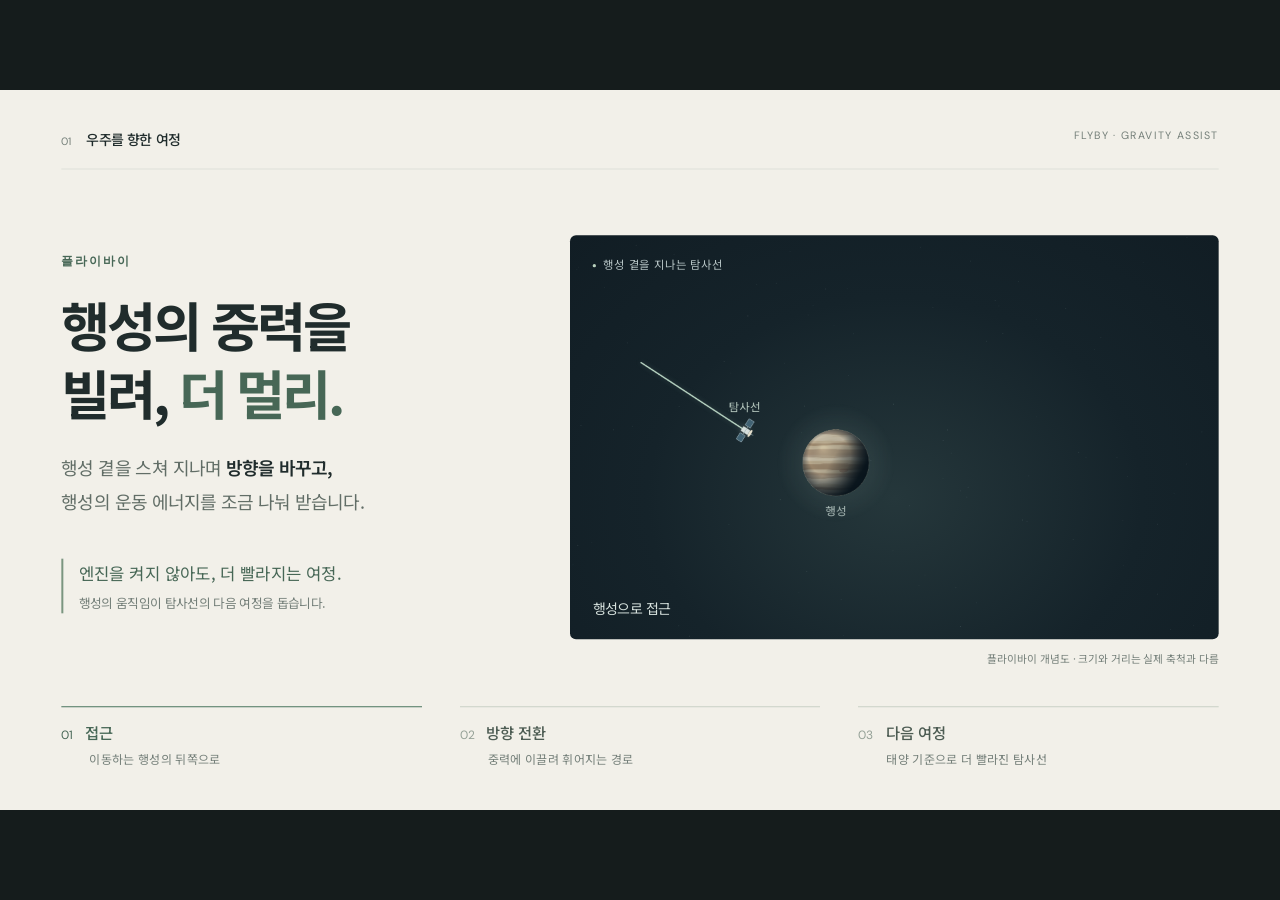
<file: simulations/v2/index.html>
<!doctype html>
<html lang="ko">
<head>
  <meta charset="utf-8">
  <meta name="viewport" content="width=device-width, initial-scale=1">
  <title>플라이바이 — 중력을 빌린 우주 항해</title>
  <link rel="preconnect" href="https://fonts.googleapis.com">
  <link href="https://fonts.googleapis.com/css2?family=DM+Sans:wght@400;500;600&family=Noto+Sans+KR:wght@400;500;600;700;800&display=swap" rel="stylesheet">
  <style>
    /* === 고정 16:9 화면 기본 스타일 === */
    :root { --stage-bg:#151c1c; --slide-bg:#f2f0e9; --ink:#202c2c; --muted:#747f79; --green:#476756; --line:#d3d8ce; --body:'Noto Sans KR',sans-serif; }
    html,body { width:100%; height:100%; margin:0; overflow:hidden; background:var(--stage-bg,#000); }
    .deck-viewport { position:fixed; inset:0; overflow:hidden; background:var(--stage-bg,#000); }
    .deck-stage { position:absolute; left:0; top:0; width:1920px; height:1080px; overflow:hidden; transform-origin:0 0; background:var(--slide-bg,#fff); }
    .slide { position:absolute; inset:0; width:1920px; height:1080px; overflow:hidden; display:block; visibility:hidden; opacity:0; pointer-events:none; background:var(--slide-bg,#fff); }
    .slide.active,.slide.visible { visibility:visible; opacity:1; pointer-events:auto; z-index:1; }
    img,video,canvas,svg { max-width:100%; max-height:100%; }
    .deck-controls { position:fixed; left:50%; bottom:22px; transform:translateX(-50%); z-index:1000; }
    @media print {
      html,body { width:1920px; height:auto; overflow:visible; background:#fff; }
      .deck-viewport { position:static; overflow:visible; background:#fff; }
      .deck-stage { position:static; width:auto; height:auto; transform:none!important; background:none; }
      .slide { position:relative; display:block!important; visibility:visible!important; opacity:1!important; pointer-events:auto!important; width:1920px; height:1080px; break-after:page; page-break-after:always; }
      .slide:last-child { break-after:auto; page-break-after:auto; }
      .deck-controls { display:none!important; }
    }
    @media (prefers-reduced-motion:reduce) { *,*::before,*::after { animation-duration:.01ms!important; transition-duration:.2s!important; } }

    /* === 발표 슬라이드: 설명과 삽화의 영역을 분리함 === */
    * { box-sizing:border-box; }
    body { color:var(--ink); font-family:var(--body); word-break:keep-all; }
    header { position:absolute; left:92px; right:92px; top:58px; height:61px; display:flex; justify-content:space-between; align-items:flex-start; border-bottom:1px solid var(--line); }
    .section-name { font-size:21px; letter-spacing:-.4px; font-weight:500; }
    .section-name span { color:var(--muted); margin-right:22px; font:16px 'DM Sans',sans-serif; }
    .chapter { color:var(--muted); font:16px 'DM Sans',sans-serif; letter-spacing:2px; }
    .copy { position:absolute; left:92px; top:245px; width:690px; }
    .eyebrow { color:var(--green); font:600 18px 'DM Sans',sans-serif; letter-spacing:3px; margin:0 0 31px; }
    h1 { font-size:80px; line-height:1.28; letter-spacing:-5px; font-weight:700; margin:0; }
    h1 em { color:var(--green); font-style:normal; }
    .definition { margin:37px 0 0; font-size:27px; line-height:1.85; letter-spacing:-.8px; color:#626e67; }
    .definition strong { color:var(--ink); font-weight:600; }
    .takeaway { margin-top:61px; padding-left:23px; border-left:3px solid #7b9680; font-size:25px; line-height:1.7; color:var(--green); }
    .takeaway small { display:block; color:var(--muted); font-size:19px; margin-top:8px; }

    /* === 오른쪽 개념도: 속도계·벡터·조작 버튼 없이 여정만 표현 === */
    figure { position:absolute; left:855px; top:218px; width:973px; margin:0; }
    .illustration { position:relative; height:606px; border-radius:9px; overflow:hidden; background:radial-gradient(ellipse at 50% 65%,#25373b,#15232a 54%,#111d24); }
    #space { display:block; width:973px; height:606px; }
    .illustration-title { position:absolute; top:30px; left:34px; color:#b6c4c5; font-size:17px; letter-spacing:.3px; }
    .illustration-title::before { content:''; display:inline-block; vertical-align:middle; width:5px; height:5px; border-radius:50%; background:#b8d0bd; margin-right:11px; }
    .scene-caption { position:absolute; bottom:32px; left:34px; color:#d7e2de; font-size:21px; letter-spacing:-.4px; }
    figcaption { margin-top:17px; font-size:16px; color:var(--muted); text-align:right; }

    /* === 발표자가 설명할 수 있도록 고정된 세 단계 문구 === */
    .sequence { position:absolute; left:92px; right:92px; top:924px; display:grid; grid-template-columns:repeat(3,1fr); column-gap:57px; }
    .beat { padding-top:20px; border-top:2px solid var(--line); transition:border-color .6s; }
    .beat.active { border-color:#739380; }
    .beat .number { display:inline-block; color:#94a096; font:18px 'DM Sans',sans-serif; margin-right:18px; }
    .beat strong { font-size:23px; font-weight:500; color:#4d5c53; }
    .beat p { font-size:18px; color:var(--muted); margin:10px 0 0 42px; }
    .beat.active .number,.beat.active strong { color:var(--green); }
    .reveal { animation:arrive .9s both; }
    .copy.reveal { animation-delay:.08s; }
    figure.reveal { animation-delay:.2s; }
    @keyframes arrive { from { opacity:0; transform:translateY(12px); } to { opacity:1; transform:none; } }
  </style>
</head>
<body>
  <div class="deck-viewport">
    <main class="deck-stage" id="stage">
      <section class="slide active" aria-label="플라이바이 원리를 설명하는 발표 슬라이드">
        <header>
          <div class="section-name"><span>01</span>우주를 향한 여정</div>
          <div class="chapter">FLYBY · GRAVITY ASSIST</div>
        </header>
        <div class="copy reveal">
          <p class="eyebrow">플라이바이</p>
          <h1>행성의 중력을<br>빌려, <em>더 멀리.</em></h1>
          <p class="definition">행성 곁을 스쳐 지나며 <strong>방향을 바꾸고,</strong><br>행성의 운동 에너지를 조금 나눠 받습니다.</p>
          <div class="takeaway">엔진을 켜지 않아도, 더 빨라지는 여정.<small>행성의 움직임이 탐사선의 다음 여정을 돕습니다.</small></div>
        </div>
        <figure class="reveal">
          <div class="illustration">
            <canvas id="space" width="973" height="606" role="img" aria-label="탐사선이 움직이는 행성에 접근한 뒤 중력으로 경로를 바꾸며 이탈하는 자동 반복 개념도"></canvas>
            <div class="illustration-title">행성 곁을 지나는 탐사선</div>
            <div class="scene-caption" id="caption">행성으로 접근</div>
          </div>
          <figcaption>플라이바이 개념도 · 크기와 거리는 실제 축척과 다름</figcaption>
        </figure>
        <div class="sequence" aria-label="플라이바이의 세 단계">
          <div class="beat active"><span class="number">01</span><strong>접근</strong><p>이동하는 행성의 뒤쪽으로</p></div>
          <div class="beat"><span class="number">02</span><strong>방향 전환</strong><p>중력에 이끌려 휘어지는 경로</p></div>
          <div class="beat"><span class="number">03</span><strong>다음 여정</strong><p>태양 기준으로 더 빨라진 탐사선</p></div>
        </div>
        <noscript><p style="position:absolute;left:890px;top:435px;color:#dce8df;font-size:24px">애니메이션을 보려면 JavaScript를 활성화하세요.</p></noscript>
      </section>
    </main>
  </div>

  <script id="physics">
  'use strict';
  const V2Physics=(()=>{
    // km, s 단위의 교육용 제한 2체 모델. 태양 중력과 행성 반작용은 생략함.
    // 넉넉한 근접 거리로 발표 화면에서 행성과 경로를 쉽게 구별하도록 설정함.
    const C=Object.freeze({mu:126686534,radius:69911,planetVy:13,dt:10,x:-1400000,y:-600000,vx:20,vy:0});

    /** 행성 초기 위치를 원점으로 둔 태양 기준 상태 생성. */
    function initial() { return {t:0,x:C.x,y:C.y,vx:C.vx,vy:C.vy+C.planetVy,px:0,py:0}; }

    /** 행성 위치를 향하는 뉴턴 중력 가속도 계산. */
    function acceleration(s) {
      const dx=s.x-s.px,dy=s.y-s.py,r=Math.hypot(dx,dy);
      if(r<=C.radius) throw new Error('행성 표면 충돌');
      const k=-C.mu/(r*r*r);return {x:k*dx,y:k*dy};
    }

    /** 일정한 10초 간격 velocity Verlet 적분으로 다음 상태 계산. */
    function step(s) {
      const h=C.dt,a=acceleration(s),n={t:s.t+h,x:s.x+s.vx*h+.5*a.x*h*h,y:s.y+s.vy*h+.5*a.y*h*h,vx:s.vx,vy:s.vy,px:0,py:C.planetVy*(s.t+h)};
      const b=acceleration(n);n.vx+=(a.x+b.x)*h*.5;n.vy+=(a.y+b.y)*h*.5;return n;
    }

    /** 실제 중력으로 여정을 한 번 계산하여 반복 재생에 사용할 상태 목록 생성. */
    function journey() {
      const states=[initial()],startDistance=Math.hypot(C.x,C.y);let closest=Infinity,closestTime=0;
      // 50만 초 이내 이탈하지 못하면 잘못된 초기 조건으로 처리함.
      for(let i=0;i<50000;i++) {
        const s=step(states[states.length-1]),distance=Math.hypot(s.x-s.px,s.y-s.py);states.push(s);
        if(distance<closest) {closest=distance;closestTime=s.t;}
        const radial=(s.x-s.px)*s.vx+(s.y-s.py)*(s.vy-C.planetVy);
        if(radial>0 && distance>=startDistance) return {states,closest,closestTime,duration:s.t};
      }
      throw new Error('이탈 조건에 도달하지 못함');
    }

    /** 고정 간격 상태 사이를 보간하여 재생 시간에 맞는 위치·속도 반환. */
    function sample(flight,t) {
      const safe=Math.max(0,Math.min(flight.duration,t)),index=Math.min(flight.states.length-2,Math.floor(safe/C.dt));
      const a=flight.states[index],b=flight.states[index+1],fraction=(safe-a.t)/C.dt,result={};
      for(const key of Object.keys(a)) result[key]=a[key]+(b[key]-a[key])*fraction;
      return result;
    }
    return {C,initial,step,journey,sample};
  })();
  </script>

  <script id="animation">
  'use strict';
  (()=>{
    const stage=document.getElementById('stage'),canvas=document.getElementById('space'),ctx=canvas.getContext('2d');
    const caption=document.getElementById('caption'),beats=[...document.querySelectorAll('.beat')];
    const P=V2Physics,flight=P.journey(),reduced=matchMedia('(prefers-reduced-motion: reduce)');
    // 이동 18초, 이탈 후 대기 2.5초, 페이드 1.5초로 22초마다 자동 반복함.
    const W=973,H=606,MOVE=18,HOLD=2.5,FADE=1.5,CYCLE=MOVE+HOLD+FADE;
    let elapsed=0,lastTime=null,requestId=0,currentBeat=-1;
    const angle=1.15,cos=Math.cos(angle),sin=Math.sin(angle);

    /** 태양 기준 좌표를 회전하여 가로로 긴 삽화 안에 배치함. */
    function rotate(x,y) {return {x:cos*x+sin*y,y:-sin*x+cos*y};}

    /** 전체 여정과 행성 위치로 고정된 표시 축척 계산. */
    function framing() {
      const points=[];
      for(let i=0;i<flight.states.length;i+=20) {const s=flight.states[i];points.push(rotate(s.x,s.y),rotate(s.px,s.py));}
      const end=flight.states[flight.states.length-1];points.push(rotate(end.x,end.y),rotate(end.px,end.py));
      const xs=points.map(p=>p.x),ys=points.map(p=>p.y),minX=Math.min(...xs),maxX=Math.max(...xs),minY=Math.min(...ys),maxY=Math.max(...ys);
      return {scale:Math.min(760/(maxX-minX),310/(maxY-minY)),x:(minX+maxX)/2,y:(minY+maxY)/2};
    }
    const view=framing();
    // 행성 크기를 확대하되 최근접 탐사선과 경로를 가리지 않도록 제한함.
    const radius=Math.min(66,flight.closest*view.scale*.66);

    /** 물리 좌표를 삽화의 안전 영역에 투영함. */
    function project(x,y) {const p=rotate(x,y);return {x:W/2+(p.x-view.x)*view.scale,y:292-(p.y-view.y)*view.scale};}

    /** 반복 경계의 밝기를 부드럽게 연결함. 궤도 진행 속도는 변경하지 않음. */
    function smooth(x) {const t=Math.max(0,Math.min(1,x));return t*t*(3-2*t);}

    /** 고정 16:9 슬라이드 전체를 화면에 맞춰 축소함. */
    function resize() {
      const scale=Math.min(innerWidth/1920,innerHeight/1080);
      stage.style.transform=`translate(${(innerWidth-1920*scale)/2}px,${(innerHeight-1080*scale)/2}px) scale(${scale})`;
      const dpr=Math.min(devicePixelRatio||1,2);canvas.width=Math.round(W*dpr);canvas.height=Math.round(H*dpr);ctx.setTransform(dpr,0,0,dpr,0,0);
      draw(elapsed);
    }

    /** 고정 시드로 은은한 별 배치 생성. 반복 경계에서 위치를 유지함. */
    function stars() {
      let seed=311;const points=[];
      for(let i=0;i<92;i++) {seed=(Math.imul(seed,1664525)+1013904223)>>>0;const x=seed/4294967296*W;seed=(Math.imul(seed,1664525)+1013904223)>>>0;points.push({x,y:seed/4294967296*H,alpha:.12+(i%4)*.045});}
      return points;
    }
    const starfield=stars();

    /** 외부 이미지 없이 줄무늬와 입체적인 명암을 가진 행성 표면 생성. */
    function planetTexture() {
      const image=document.createElement('canvas');image.width=360;image.height=360;const c=image.getContext('2d');
      c.save();c.beginPath();c.arc(180,180,174,0,Math.PI*2);c.clip();c.fillStyle='#bba886';c.fillRect(0,0,360,360);
      const colors=['#cbbb9d','#a68d71','#d1c3a7','#ab957c','#b5a28b','#dbd0b9'];
      for(let y=0;y<360;y+=4) {
        c.fillStyle=colors[Math.floor((y+7*Math.sin(y*.08)+60)/19)%colors.length];c.globalAlpha=.64;
        c.beginPath();c.moveTo(0,y);
        for(let x=0;x<=360;x+=9)c.lineTo(x,y+3*Math.sin(x*.025+y*.07));
        c.lineTo(360,y+9);c.lineTo(0,y+9);c.fill();
      }
      c.globalAlpha=.5;c.fillStyle='#9d765e';c.beginPath();c.ellipse(222,220,24,10,-.1,0,Math.PI*2);c.fill();c.globalAlpha=1;
      const shade=c.createRadialGradient(115,105,10,180,180,210);shade.addColorStop(0,'#fff1c440');shade.addColorStop(.5,'#0c1b260a');shade.addColorStop(.83,'#0b1824b5');shade.addColorStop(1,'#06121afc');c.fillStyle=shade;c.fillRect(0,0,360,360);
      const night=c.createLinearGradient(60,0,350,170);night.addColorStop(0,'#0a172000');night.addColorStop(.5,'#0a172018');night.addColorStop(1,'#06121aef');c.fillStyle=night;c.fillRect(0,0,360,360);
      c.restore();return image;
    }
    const planet=planetTexture();

    /** 실제 통과한 부분만 궤적으로 그림. */
    function path(s) {
      ctx.save();ctx.lineWidth=2;ctx.lineCap='round';ctx.lineJoin='round';ctx.strokeStyle='#bdd9c7';ctx.shadowColor='#b1d3bf40';ctx.shadowBlur=9;ctx.beginPath();
      const count=Math.floor(s.t/P.C.dt);
      for(let i=0;i<=count;i+=12) {const v=flight.states[i],p=project(v.x,v.y);if(i===0)ctx.moveTo(p.x,p.y);else ctx.lineTo(p.x,p.y);}
      const p=project(s.x,s.y);ctx.lineTo(p.x,p.y);ctx.stroke();ctx.restore();
    }

    /** 이동하는 행성과 간단한 이름표를 그림. */
    function drawPlanet(s) {
      const p=project(s.px,s.py),halo=ctx.createRadialGradient(p.x,p.y,radius*.8,p.x,p.y,radius*1.8);
      halo.addColorStop(0,'#b5d0c516');halo.addColorStop(1,'#b5d0c500');ctx.fillStyle=halo;ctx.beginPath();ctx.arc(p.x,p.y,radius*1.8,0,Math.PI*2);ctx.fill();
      ctx.drawImage(planet,p.x-radius*1.035,p.y-radius*1.035,radius*2.07,radius*2.07);
      ctx.beginPath();ctx.arc(p.x,p.y,radius,0,Math.PI*2);ctx.strokeStyle='#d3dec233';ctx.lineWidth=.75;ctx.stroke();
      ctx.fillStyle='#afbfbb';ctx.font='17px "Noto Sans KR",sans-serif';ctx.textAlign='center';ctx.fillText('행성',p.x,p.y+radius+29);ctx.textAlign='left';
    }

    /** 진행 방향을 향하는 탐사선 그림. 엔진 분사는 생략함. */
    function drawProbe(s) {
      const p=project(s.x,s.y),v=rotate(s.vx,s.vy);
      ctx.save();ctx.translate(p.x,p.y);ctx.rotate(Math.atan2(-v.y,v.x));
      ctx.fillStyle='#d6dfdc';ctx.shadowColor='#e2eee550';ctx.shadowBlur=9;ctx.fillRect(-6,-4,12,8);ctx.shadowBlur=0;
      ctx.fillStyle='#416273';ctx.strokeStyle='#9ab1b8';ctx.lineWidth=.8;
      ctx.fillRect(-5,-18,9,11);ctx.strokeRect(-5,-18,9,11);ctx.fillRect(-5,7,9,11);ctx.strokeRect(-5,7,9,11);
      ctx.beginPath();ctx.moveTo(0,-7);ctx.lineTo(0,7);ctx.moveTo(5,0);ctx.lineTo(14,0);ctx.stroke();
      ctx.fillStyle='#e7e2cf';ctx.beginPath();ctx.ellipse(8,0,2,6,0,0,Math.PI*2);ctx.fill();ctx.restore();
      ctx.fillStyle='#c3d5ca';ctx.font='17px "Noto Sans KR",sans-serif';ctx.fillText('탐사선',p.x-25,p.y-29);
    }

    /** 시간에 따라 여정을 진행하고 이탈 후 잠시 대기한 뒤 반복함. */
    function draw(seconds) {
      const local=seconds%CYCLE,progress=Math.min(1,local/MOVE);
      // 모션 감소 설정에서는 이탈 중인 상태의 정지 개념도 표시.
      const time=reduced.matches?flight.duration*.82:progress*flight.duration,s=P.sample(flight,time);
      const opacity=reduced.matches?1:Math.min(smooth(local/.8),1-smooth((local-MOVE-HOLD)/FADE));
      ctx.clearRect(0,0,W,H);
      for(const star of starfield) {ctx.fillStyle=`rgba(204,221,221,${star.alpha})`;ctx.fillRect(star.x,star.y,1,1);}
      ctx.save();ctx.globalAlpha=opacity;path(s);drawPlanet(s);drawProbe(s);ctx.restore();
      const phase=time<flight.closestTime-18000?0:time<flight.closestTime+18000?1:2;
      if(phase!==currentBeat) {
        currentBeat=phase;beats.forEach((el,i)=>el.classList.toggle('active',i===phase));
        caption.textContent=['행성으로 접근','중력으로 방향 전환','새로운 경로로, 더 멀리'][phase];
      }
    }

    /** 화면에 표시되는 동안 자동 재생. 숨겨진 시간만큼 건너뛰지 않음. */
    function frame(now) {
      if(lastTime!==null) elapsed+=Math.min((now-lastTime)/1000,.1);
      lastTime=now;draw(elapsed);requestId=requestAnimationFrame(frame);
    }

    /** 모션 설정과 탭 표시 상태에 맞춰 애니메이션 반복 호출 제어. */
    function syncMotion() {
      cancelAnimationFrame(requestId);requestId=0;lastTime=null;
      if(!document.hidden && !reduced.matches) requestId=requestAnimationFrame(frame);
      else if(!document.hidden) draw(elapsed);
    }

    addEventListener('resize',resize);document.addEventListener('visibilitychange',syncMotion);reduced.addEventListener('change',syncMotion);
    resize();syncMotion();
  })();
  </script>
</body>
</html>
</file>
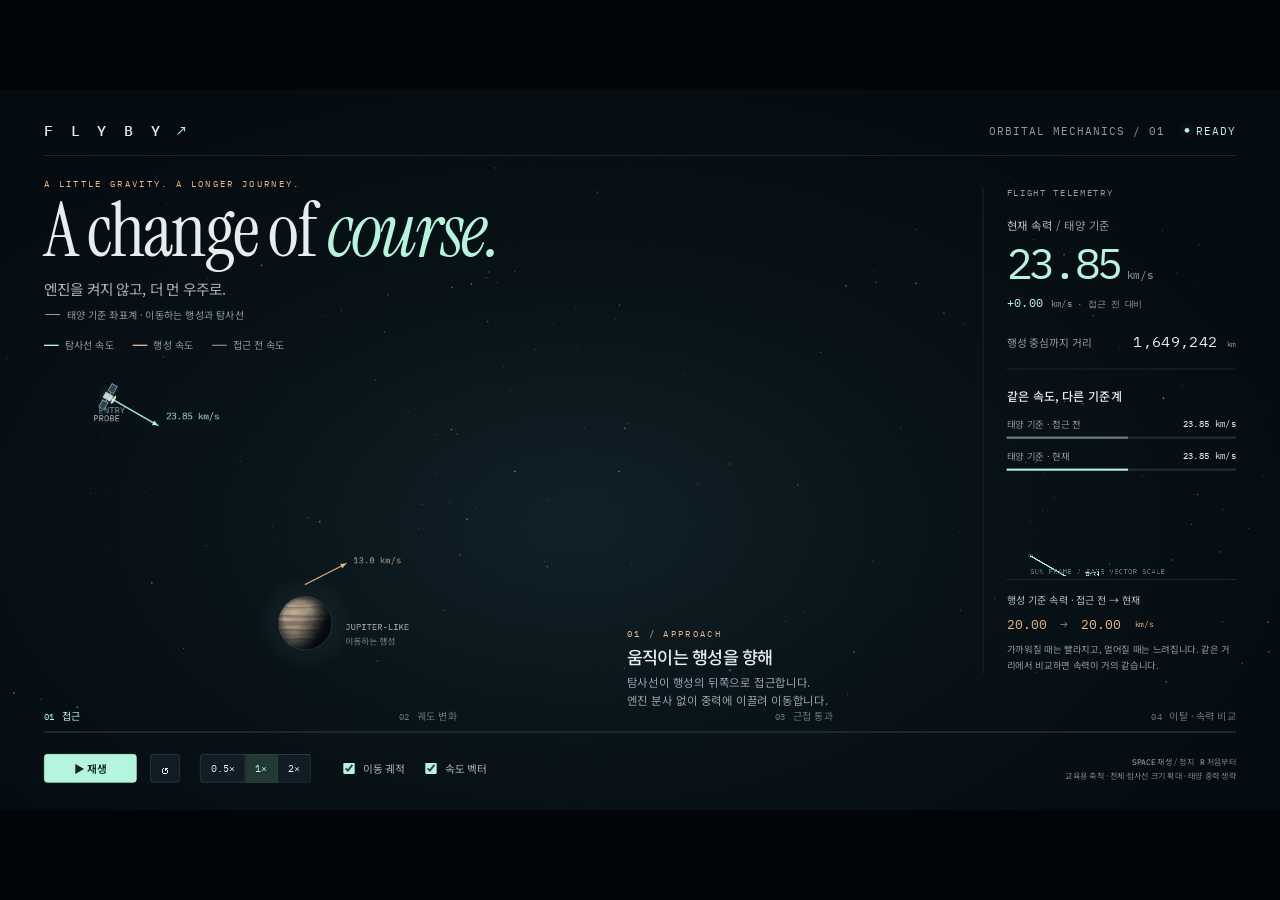
<file: simulations/v1/flyby.html>
<!doctype html>
<html lang="ko">
<head>
  <meta charset="utf-8">
  <meta name="viewport" content="width=device-width, initial-scale=1">
  <meta name="color-scheme" content="dark">
  <title>FLYBY — 중력으로 바꾸는 여정</title>
  <link rel="preconnect" href="https://fonts.googleapis.com">
  <link href="https://fonts.googleapis.com/css2?family=IBM+Plex+Mono:wght@400;500&family=Instrument+Serif:ital@0;1&family=Noto+Sans+KR:wght@400;500;600;700&display=swap" rel="stylesheet">
  <style>
    /* === 색상과 타이포그래피 === */
    :root { --stage-bg:#020608; --slide-bg:#060e13; --ink:#e5edef; --muted:#8c9da4; --line:#26353c; --mint:#b4f5dd; --amber:#e7b788; --mono:'IBM Plex Mono',monospace; --body:'Noto Sans KR',sans-serif; }
    * { box-sizing:border-box; }
    /* === 고정 1920×1080 화면: viewport-base.css === */
    html,body { width:100%; height:100%; margin:0; overflow:hidden; background:var(--stage-bg,#000); }
    .deck-viewport { position:fixed; inset:0; overflow:hidden; background:var(--stage-bg,#000); }
    .deck-stage { position:absolute; left:0; top:0; width:1920px; height:1080px; overflow:hidden; transform-origin:0 0; background:var(--slide-bg,#fff); }
    .slide { position:absolute; inset:0; width:1920px; height:1080px; overflow:hidden; display:block; visibility:hidden; opacity:0; pointer-events:none; background:var(--slide-bg,#fff); }
    .slide.active,.slide.visible { visibility:visible; opacity:1; pointer-events:auto; z-index:1; }
    img,video,canvas,svg { max-width:100%; max-height:100%; }
    .deck-controls { position:fixed; left:50%; bottom:22px; transform:translateX(-50%); z-index:1000; }
    @media print {
      html,body { width:1920px; height:auto; overflow:visible; background:#fff; }
      .deck-viewport { position:static; overflow:visible; background:#fff; }
      .deck-stage { position:static; width:auto; height:auto; transform:none!important; background:none; }
      .slide { position:relative; display:block!important; visibility:visible!important; opacity:1!important; pointer-events:auto!important; width:1920px; height:1080px; break-after:page; page-break-after:always; }
      .slide:last-child { break-after:auto; page-break-after:auto; }
      .deck-controls { display:none!important; }
    }
    @media (prefers-reduced-motion:reduce) { *,*::before,*::after { animation-duration:.01ms!important; transition-duration:.2s!important; } }
    /* === 관측 화면 === */
    body { font-family:var(--body); color:var(--ink); }
    #stage { background:radial-gradient(ellipse at 45% 60%,#112128 0%,#081217 40%,#050c11 78%); }
    #scene { position:absolute; inset:0; width:1920px; height:1080px; }
    .masthead { position:absolute; top:46px; left:66px; right:66px; display:flex; align-items:center; justify-content:space-between; border-bottom:1px solid var(--line); padding-bottom:23px; }
    .wordmark { font:500 22px var(--mono); letter-spacing:7px; }
    .wordmark b { color:var(--mint); font-weight:400; }
    .meta { display:flex; align-items:center; gap:30px; font:16px var(--mono); color:var(--muted); letter-spacing:2px; }
    .status { display:inline-flex; align-items:center; gap:10px; color:var(--mint); }
    .status::before { content:''; width:7px; height:7px; border-radius:50%; background:currentColor; box-shadow:0 0 12px #b4f5dd60; }
    .intro { position:absolute; top:131px; left:66px; pointer-events:none; }
    .eyebrow { color:var(--amber); font:14px var(--mono); letter-spacing:3px; margin:0 0 10px; }
    h1 { font:normal 112px/.94 'Instrument Serif',Georgia,serif; letter-spacing:-3px; margin:0; }
    h1 em { font-weight:400; color:var(--mint); }
    .subtitle { margin:18px 0 0; color:#a3b4bb; font-size:22px; letter-spacing:-.5px; }
    .frame-note { position:absolute; left:68px; top:326px; color:var(--muted); font-size:15px; display:flex; align-items:center; gap:10px; }
    .frame-note::before { content:''; width:22px; height:1px; background:var(--mint); }
    .legend { position:absolute; left:66px; top:372px; display:flex; gap:28px; color:var(--muted); font-size:15px; }
    .legend span { display:flex; gap:9px; align-items:center; }
    .swatch { width:22px; height:2px; background:var(--mint); }
    .swatch.planet { background:var(--amber); }
    .swatch.before { background:#71828b; }
    .phase-note { position:absolute; left:940px; top:801px; width:475px; pointer-events:none; }
    .phase-note small { font:14px var(--mono); color:var(--amber); letter-spacing:3px; }
    .phase-note h2 { font-weight:500; font-size:26px; line-height:1.3; margin:8px 0 7px; letter-spacing:-1px; }
    .phase-note p { color:#94a7af; font-size:17px; line-height:1.6; margin:0; }
    .assist { position:absolute; left:890px; top:175px; opacity:0; transform:translateY(8px); transition:opacity 1.2s,transform 1.2s; pointer-events:none; }
    .assist.show { opacity:1; transform:none; }
    .assist .label { font:italic 52px 'Instrument Serif',Georgia,serif; color:var(--mint); }
    .assist p { margin:10px 0; font-size:17px; color:#b6c7c9; }
    /* === 속력과 기준계 비교 === */
    .telemetry { position:absolute; top:145px; right:66px; width:380px; padding-left:35px; border-left:1px solid var(--line); }
    .panel-title { font:14px var(--mono); color:var(--muted); letter-spacing:2px; margin:0 0 27px; }
    .metric-label { font-size:17px; color:#b1c1c7; margin-bottom:9px; }
    .speed { font:64px/1.15 var(--mono); letter-spacing:-4px; color:var(--mint); font-variant-numeric:tabular-nums; }
    .unit { font:17px var(--mono); color:var(--muted); letter-spacing:0; margin-left:10px; }
    .delta { margin-top:9px; font:18px var(--mono); color:var(--mint); }
    .distance { display:flex; justify-content:space-between; align-items:baseline; margin-top:31px; padding-bottom:27px; border-bottom:1px solid var(--line); }
    .distance span { font-size:16px; color:var(--muted); }
    .distance strong { font:23px var(--mono); font-variant-numeric:tabular-nums; }
    .comparison { margin-top:26px; }
    .comparison h3 { margin:0 0 20px; font-weight:500; font-size:18px; }
    .bar-row { margin-top:16px; }
    .bar-label { display:flex; justify-content:space-between; font-size:14px; color:var(--muted); }
    .bar-label output { font:14px var(--mono); color:var(--ink); }
    .bar { margin-top:9px; height:3px; background:#213038; }
    .bar i { display:block; width:0; height:100%; background:var(--mint); }
    .bar.before i { background:#71828b; }
    #vectorDiagram { display:block; width:344px; height:145px; margin-top:13px; }
    .relative { margin-top:5px; padding-top:19px; border-top:1px solid var(--line); }
    .relative .values { display:flex; gap:20px; align-items:center; font:20px var(--mono); color:var(--amber); margin:13px 0; }
    .relative p { font-size:14px; line-height:1.7; color:var(--muted); margin:0; }
    /* === 재생 제어와 진행 상태 === */
    .timeline { position:absolute; left:66px; right:66px; top:928px; }
    .steps { display:flex; justify-content:space-between; padding-bottom:13px; }
    .step { font-size:15px; color:#617781; }
    .step.active { color:var(--mint); }
    .step b { font:13px var(--mono); margin-right:11px; }
    .track { height:2px; background:var(--line); }
    #progress { width:0; height:100%; background:var(--mint); box-shadow:0 0 12px #b4f5dd40; }
    .controls { position:absolute; left:66px; right:66px; top:996px; display:flex; align-items:center; gap:20px; }
    button { border:1px solid #33434b; border-radius:5px; background:#101d24; color:var(--ink); font:16px var(--body); cursor:pointer; height:43px; padding:0 19px; }
    button:hover { border-color:#a2c5be; background:#182930; }
    button:focus-visible,input:focus-visible { outline:2px solid var(--mint); outline-offset:5px; }
    #play { background:var(--mint); color:#10251f; border-color:var(--mint); font-weight:600; min-width:139px; }
    #restart { font-size:24px; padding:0; width:45px; }
    .rates { display:flex; margin-left:10px; }
    .rates button { border-radius:0; font:15px var(--mono); padding:0 15px; }
    .rates button:first-child { border-radius:5px 0 0 5px; }
    .rates button:last-child { border-radius:0 5px 5px 0; }
    .rates button+button { border-left:0; }
    .rates button[aria-pressed=true] { color:var(--mint); background:#223832; }
    .toggles { display:flex; align-items:center; gap:26px; margin-left:25px; }
    .toggles label { display:flex; gap:9px; align-items:center; font-size:16px; color:#a5b7bf; cursor:pointer; }
    input { accent-color:var(--mint); width:17px; height:17px; }
    .footer-note { margin-left:auto; text-align:right; font-size:12px; color:#71868e; line-height:1.7; }
    .footer-note span { font:12px var(--mono); color:#a2b9c0; }
    #error { position:absolute; left:66px; top:475px; color:#ffbfac; font-size:23px; max-width:1100px; }
  </style>
</head>
<body>
<div class="deck-viewport">
  <main class="deck-stage" id="stage" aria-label="플라이바이 우주 탐사 시뮬레이션">
    <canvas id="scene" width="1920" height="1080" role="img" aria-label="이동하는 행성에 접근한 탐사선이 중력으로 방향을 바꾸고 가속하는 장면"></canvas>
    <header class="masthead">
      <div class="wordmark">F L Y B Y <b>↗</b></div>
      <div class="meta"><span>ORBITAL MECHANICS / 01</span><span class="status" id="status">READY</span></div>
    </header>
    <div class="intro">
      <p class="eyebrow">A LITTLE GRAVITY. A LONGER JOURNEY.</p>
      <h1>A change of <em>course.</em></h1>
      <p class="subtitle">엔진을 켜지 않고, 더 먼 우주로.</p>
    </div>
    <div class="frame-note">태양 기준 좌표계 · 이동하는 행성과 탐사선</div>
    <div class="legend"><span><i class="swatch"></i>탐사선 속도</span><span><i class="swatch planet"></i>행성 속도</span><span><i class="swatch before"></i>접근 전 속도</span></div>
    <div class="assist" id="assist"><div class="label">Gravity Assist</div><p>행성의 공전 에너지 일부를 탐사선으로.</p></div>
    <div class="phase-note" aria-live="polite">
      <small id="phaseNumber">01 / APPROACH</small>
      <h2 id="phaseTitle">움직이는 행성을 향해</h2>
      <p id="phaseText">탐사선이 행성의 뒤쪽으로 접근합니다.<br>재생을 눌러 여정을 시작하세요.</p>
    </div>
    <aside class="telemetry" aria-label="실시간 계산 수치">
      <p class="panel-title">FLIGHT TELEMETRY</p>
      <div class="metric-label">현재 속력 <span style="color:var(--muted)">/ 태양 기준</span></div>
      <div class="speed"><output id="speed">—</output><span class="unit">km/s</span></div>
      <div class="delta"><output id="delta">+0.00</output> <span style="color:var(--muted);font-size:13px">km/s · 접근 전 대비</span></div>
      <div class="distance"><span>행성 중심까지 거리</span><strong><output id="distance">—</output> <small style="font-size:12px;color:var(--muted)">km</small></strong></div>
      <div class="comparison">
        <h3>같은 속도, 다른 기준계</h3>
        <div class="bar-row"><div class="bar-label"><span>태양 기준 · 접근 전</span><output id="beforeSpeed">—</output></div><div class="bar before"><i id="beforeBar"></i></div></div>
        <div class="bar-row"><div class="bar-label"><span id="afterLabel">태양 기준 · 현재</span><output id="afterSpeed">—</output></div><div class="bar"><i id="afterBar"></i></div></div>
        <canvas id="vectorDiagram" width="688" height="290" role="img" aria-label="접근 전 속도 벡터와 현재 속도 벡터의 방향 및 길이 비교"></canvas>
      </div>
      <div class="relative">
        <div class="metric-label" style="font-size:15px">행성 기준 속력 · 접근 전 → <span id="relativeLabel">현재</span></div>
        <div class="values"><span id="relativeBefore">—</span><span style="color:#657c85">→</span><span id="relativeNow">—</span><span style="font-size:12px">km/s</span></div>
        <p id="relativeNote">가까워질 때는 빨라지고, 멀어질 때는 느려집니다. 같은 거리에서 비교하면 속력이 거의 같습니다.</p>
      </div>
    </aside>
    <div class="timeline" aria-label="여정 진행 상황">
      <div class="steps"><span class="step active"><b>01</b>접근</span><span class="step"><b>02</b>궤도 변화</span><span class="step"><b>03</b>근접 통과</span><span class="step"><b>04</b>이탈 · 속력 비교</span></div>
      <div class="track" role="progressbar" aria-label="시뮬레이션 진행률" aria-valuemin="0" aria-valuemax="100" aria-valuenow="0"><div id="progress"></div></div>
    </div>
    <footer class="controls">
      <button id="play" type="button" aria-pressed="false">▶ 재생</button>
      <button id="restart" type="button" title="처음부터 다시 보기 (R)" aria-label="처음부터 다시 보기">↺</button>
      <div class="rates" role="group" aria-label="재생 속도"><button type="button" data-rate="0.5" aria-pressed="false">0.5×</button><button type="button" data-rate="1" aria-pressed="true">1×</button><button type="button" data-rate="2" aria-pressed="false">2×</button></div>
      <div class="toggles"><label><input id="trailToggle" type="checkbox" checked>이동 궤적</label><label><input id="vectorToggle" type="checkbox" checked>속도 벡터</label></div>
      <div class="footer-note"><span>SPACE</span> 재생 / 정지 &nbsp; <span>R</span> 처음부터<br>교육용 축척 · 천체·탐사선 크기 확대 · 태양 중력 생략</div>
    </footer>
    <noscript><p id="error">이 시뮬레이션을 보려면 JavaScript를 활성화하세요.</p></noscript>
  </main>
</div>

<!-- === 물리 엔진: DOM에 의존하지 않아 Node.js에서도 동일 계산 검증 가능 === -->
<script id="physics">
'use strict';
const FlybyPhysics = (() => {
  // 거리 km, 시간 s. 목성과 비슷한 중력과 일정한 공전 속력을 가진 교육용 행성임.
  // 태양 중력과 행성 반작용을 생략한 제한 2체 모델. 실제 임무 궤도 예측용이 아님.
  const C = Object.freeze({ mu:126686534, radius:69911, planetVx:0, planetVy:13,
    initialX:-1600000, initialY:-400000, initialVx:20, initialVy:0,
    planetX:0, planetY:-900000, dt:10, secondsPerSecond:3600 });

  /** 태양 기준 절대 위치·속도를 가진 시작 상태 생성. */
  function initial() {
    return { t:0, x:C.initialX+C.planetX, y:C.initialY+C.planetY,
      vx:C.initialVx+C.planetVx, vy:C.initialVy+C.planetVy,
      px:C.planetX, py:C.planetY };
  }

  /** 뉴턴 중력 가속도 계산. 표면 안쪽 상태는 충돌 오류로 처리함. */
  function acceleration(s) {
    const dx=s.x-s.px, dy=s.y-s.py, r=Math.hypot(dx,dy);
    if (r<=C.radius) throw new Error('행성 표면 충돌: 초기 조건 점검 필요');
    const k=-C.mu/(r*r*r);
    return { x:k*dx, y:k*dy };
  }

  /** 고정 10초 간격 velocity Verlet 적분. 움직인 행성 위치에서 다음 가속도 평가. */
  function step(s) {
    const h=C.dt, a=acceleration(s);
    const n={ t:s.t+h, x:s.x+s.vx*h+.5*a.x*h*h, y:s.y+s.vy*h+.5*a.y*h*h,
      vx:s.vx, vy:s.vy, px:C.planetX+C.planetVx*(s.t+h), py:C.planetY+C.planetVy*(s.t+h) };
    const b=acceleration(n);
    n.vx+=(a.x+b.x)*h*.5; n.vy+=(a.y+b.y)*h*.5;
    return n;
  }

  /** 두 기준계의 실제 속력과 중심 거리 반환. 에너지는 단위 질량당 값임. */
  function measure(s) {
    const dx=s.x-s.px, dy=s.y-s.py, ux=s.vx-C.planetVx, uy=s.vy-C.planetVy;
    const distance=Math.hypot(dx,dy), relative=Math.hypot(ux,uy);
    return { distance, relative, solar:Math.hypot(s.vx,s.vy), radial:(dx*ux+dy*uy)/distance,
      energy:.5*relative*relative-C.mu/distance, angular:dx*uy-dy*ux,
      acceleration:C.mu/(distance*distance) };
  }

  /** 출발 거리 이상으로 되돌아온 이탈 상태인지 판정. 동일 거리에서 전후 비교함. */
  function finished(s) {
    const m=measure(s);
    return s.t>0 && m.radial>0 && m.distance>=Math.hypot(C.initialX,C.initialY);
  }

  /** 렌더링 프레임 사이 보간. 물리 적분 상태에는 되먹임하지 않음. */
  function interpolate(a,b,f) {
    const result={};
    for (const key of Object.keys(a)) result[key]=a[key]+(b[key]-a[key])*f;
    return result;
  }

  /** 화면 구도와 총 재생 시간 계산용 예비 적분. 실시간 재생은 step으로 별도 계산함. */
  function reference() {
    const states=[initial()]; let closest=Infinity, closestTime=0;
    // 10초 × 50,000회: 잘못된 조건에서 무한 계산하지 않도록 제한함.
    for(let i=0;i<50000;i++) {
      const s=step(states[states.length-1]); states.push(s);
      const d=measure(s).distance;
      if(d<closest) { closest=d; closestTime=s.t; }
      if(finished(s)) return { states, closest, closestTime, duration:s.t };
    }
    throw new Error('이탈 조건에 도달하지 못함');
  }
  return { C,initial,acceleration,step,measure,finished,interpolate,reference };
})();
</script>

<script id="renderer">
'use strict';
(() => {
  /* === 상태와 렌더링 준비 === */
  const P=FlybyPhysics, C=P.C, ref=P.reference(), start=P.initial(), before=P.measure(start);
  const $=id=>document.getElementById(id);
  const stage=$('stage'), canvas=$('scene'), ctx=canvas.getContext('2d');
  const vectorCtx=$('vectorDiagram').getContext('2d');
  const reduced=matchMedia('(prefers-reduced-motion: reduce)');
  let state=P.initial(), previous=state, accumulator=0, playing=false, rate=1;
  let lastTime=null, complete=false, lastPhase=-1, telemetryTime=0;
  let trail=[{x:state.x,y:state.y}], stepCount=0;
  // 약 63° 회전된 관측 방향. 긴 여정을 가로로 배치하며 물리 좌표계는 유지함.
  const angle=1.1, cos=Math.cos(angle), sin=Math.sin(angle);

  /** 물리 좌표를 관측 평면으로 회전. */
  function rotate(x,y) { return {x:cos*x+sin*y, y:-sin*x+cos*y}; }

  /** 전체 여정과 행성 이동이 제어 영역을 침범하지 않는 고정 구도 계산. */
  function fitWorld() {
    const points=[];
    for(let i=0;i<ref.states.length;i+=24) {
      const s=ref.states[i]; points.push(rotate(s.x,s.y),rotate(s.px,s.py));
    }
    const end=ref.states[ref.states.length-1]; points.push(rotate(end.x,end.y));
    const xs=points.map(p=>p.x), ys=points.map(p=>p.y);
    const minX=Math.min(...xs), maxX=Math.max(...xs), minY=Math.min(...ys), maxY=Math.max(...ys);
    // 제목과 하단 설명을 피하도록 전체 경로를 중앙 관측 영역에 맞춤.
    const scale=Math.min(1195/(maxX-minX),400/(maxY-minY));
    return {scale,cx:(minX+maxX)/2,cy:(minY+maxY)/2,x:760,y:630};
  }
  const world=fitWorld();
  // 행성 반지름을 실제 축척보다 확대하되 최근접 궤적을 가리지 않도록 제한함.
  const planetRadius=Math.min(49,ref.closest*world.scale*.70);

  /** 최근접 시점에만 부드럽게 확대. 모션 감소 설정에서는 확대하지 않음. */
  function zoomAt(s) {
    if(reduced.matches) return 1;
    const t=(s.t-ref.closestTime)/17000;
    return 1+.18*Math.exp(-t*t);
  }

  /** 월드 위치를 화면 좌표로 투영. */
  function project(x,y,zoom=1) {
    const p=rotate(x,y);
    return {x:world.x+(p.x-world.cx)*world.scale*zoom,y:world.y-(p.y-world.cy)*world.scale*zoom};
  }

  /** 모든 화면에서 전체 16:9 장면을 같은 비율로 축소. */
  function resize() {
    const scale=Math.min(innerWidth/1920,innerHeight/1080);
    stage.style.transform=`translate(${(innerWidth-1920*scale)/2}px,${(innerHeight-1080*scale)/2}px) scale(${scale})`;
    // 고해상도 화면은 최대 2배. 4K 이상에서 과도한 픽셀 비용을 제한함.
    const dpr=Math.min(devicePixelRatio||1,2);
    canvas.width=Math.round(1920*dpr); canvas.height=Math.round(1080*dpr);
    ctx.setTransform(dpr,0,0,dpr,0,0);
  }

  /** 재현 가능한 별 배치를 위한 시드 난수. */
  function random(seed) {
    let value=seed;
    return ()=>{value=(Math.imul(value,1664525)+1013904223)>>>0;return value/4294967296;};
  }
  const rand=random(1009);
  const stars=Array.from({length:230},()=>({x:rand()*1920,y:110+rand()*820,r:.3+rand()*1.1,a:.12+rand()*.4}));

  /** 정적인 별과 절제된 좌표 눈금 렌더링. */
  function drawBackground() {
    ctx.clearRect(0,0,1920,1080);
    for(const s of stars) {
      ctx.fillStyle=`rgba(197,219,229,${s.a})`;ctx.beginPath();ctx.arc(s.x,s.y,s.r,0,Math.PI*2);ctx.fill();
    }
    ctx.strokeStyle='#66808b10';ctx.lineWidth=1;
    for(let x=72;x<1440;x+=92) for(let y=445;y<800;y+=80) {
      ctx.beginPath();ctx.moveTo(x-3,y);ctx.lineTo(x+3,y);ctx.moveTo(x,y-3);ctx.lineTo(x,y+3);ctx.stroke();
    }
  }

  /** 화살표의 길이와 방향을 입력 벡터대로 표시. */
  function arrow(context,x,y,dx,dy,color,width=2) {
    const length=Math.hypot(dx,dy);
    if(length<1) return;
    const a=Math.atan2(dy,dx), head=Math.min(9,length*.25);
    context.save();context.strokeStyle=color;context.fillStyle=color;context.lineWidth=width;context.lineCap='round';
    context.beginPath();context.moveTo(x,y);context.lineTo(x+dx,y+dy);context.stroke();
    context.beginPath();context.moveTo(x+dx,y+dy);context.lineTo(x+dx-head*Math.cos(a-.43),y+dy-head*Math.sin(a-.43));
    context.lineTo(x+dx-head*Math.cos(a+.43),y+dy-head*Math.sin(a+.43));context.closePath();context.fill();context.restore();
  }

  /** 적분으로 계산한 실제 이동 기록만 그림. 미래 경로는 표시하지 않음. */
  function drawTrail(s,zoom) {
    if(!$('trailToggle').checked) return;
    ctx.save();ctx.lineJoin='round';ctx.lineCap='round';ctx.beginPath();
    for(let i=0;i<trail.length;i++) {
      const p=project(trail[i].x,trail[i].y,zoom);
      if(i===0) ctx.moveTo(p.x,p.y); else ctx.lineTo(p.x,p.y);
    }
    const now=project(s.x,s.y,zoom);ctx.lineTo(now.x,now.y);
    ctx.strokeStyle='#b4f5dd';ctx.lineWidth=1.9;ctx.shadowBlur=13;ctx.shadowColor='#93e8c570';ctx.stroke();
    ctx.shadowBlur=0;
    const origin=project(start.x,start.y,zoom);ctx.fillStyle='#71828b';ctx.beginPath();ctx.arc(origin.x,origin.y,3,0,Math.PI*2);ctx.fill();
    ctx.font='13px "IBM Plex Mono",monospace';ctx.fillStyle='#8199a3';ctx.fillText('ENTRY',origin.x-15,origin.y+25);ctx.restore();
  }

  /** 외부 이미지 없이 줄무늬와 명암을 가진 행성 표면 생성. */
  function makePlanetTexture() {
    const surface=document.createElement('canvas');surface.width=320;surface.height=320;
    const c=surface.getContext('2d');
    c.save();c.beginPath();c.arc(160,160,153,0,Math.PI*2);c.clip();
    c.fillStyle='#a39178';c.fillRect(0,0,320,320);
    const bands=['#c8b99b','#8b7767','#b3a08b','#d4c7ab','#9b8069','#c3ab90'];
    for(let y=0;y<320;y+=3) {
      c.fillStyle=bands[Math.floor((y+9*Math.sin(y*.1))/15+30)%bands.length];
      c.globalAlpha=.3+.3*Math.sin(y*.43)**2;
      c.beginPath();c.moveTo(0,y);
      for(let x=0;x<=320;x+=8)c.lineTo(x,y+3*Math.sin(x*.025+y*.08));
      c.lineTo(320,y+8);c.lineTo(0,y+8);c.fill();
    }
    c.globalAlpha=.4;c.fillStyle='#946f58';c.beginPath();c.ellipse(204,200,24,10,-.1,0,Math.PI*2);c.fill();
    c.globalAlpha=1;
    const shade=c.createRadialGradient(95,95,9,165,165,185);
    shade.addColorStop(0,'#ffe4bb32');shade.addColorStop(.42,'#08121908');shade.addColorStop(.77,'#030c16a8');shade.addColorStop(1,'#01060afc');
    c.fillStyle=shade;c.fillRect(0,0,320,320);
    const night=c.createLinearGradient(30,0,290,150);night.addColorStop(0,'#06101a00');night.addColorStop(.55,'#06101a22');night.addColorStop(1,'#01060be8');
    c.fillStyle=night;c.fillRect(0,0,320,320);c.restore();return surface;
  }
  const texture=makePlanetTexture();

  /** 이동하는 행성, 공전 방향 벡터, 현재 위치 기준 라벨 렌더링. */
  function drawPlanet(s,zoom) {
    const p=project(s.px,s.py,zoom), r=planetRadius*zoom;
    ctx.save();
    const glow=ctx.createRadialGradient(p.x,p.y,r*.8,p.x,p.y,r*1.9);
    glow.addColorStop(0,'#c4d8dc0d');glow.addColorStop(.5,'#8aaeb70a');glow.addColorStop(1,'#8aaeb700');
    ctx.fillStyle=glow;ctx.beginPath();ctx.arc(p.x,p.y,r*1.9,0,Math.PI*2);ctx.fill();
    ctx.drawImage(texture,p.x-r*1.045,p.y-r*1.045,r*2.09,r*2.09);
    ctx.beginPath();ctx.arc(p.x,p.y,r,0,Math.PI*2);ctx.strokeStyle='#dbd9c02b';ctx.lineWidth=.8;ctx.stroke();
    const v=rotate(C.planetVx,C.planetVy);
    if($('vectorToggle').checked) {
      arrow(ctx,p.x,p.y-r-18,v.x*5.3,-v.y*5.3,'#e7b788',1.6);
      ctx.font='13px "IBM Plex Mono",monospace';ctx.fillStyle='#c0a88f';ctx.fillText('13.0 km/s',p.x+v.x*5.3+11,p.y-r-18-v.y*5.3);
    }
    ctx.font='13px "IBM Plex Mono",monospace';ctx.fillStyle='#b4c1c4';ctx.fillText('JUPITER-LIKE',p.x+r+20,p.y+10);
    ctx.fillStyle='#758991';ctx.font='13px "Noto Sans KR",sans-serif';ctx.fillText('이동하는 행성',p.x+r+20,p.y+32);
    ctx.restore();
  }

  /** 화염 없이 안테나와 태양전지판만 가진 작은 탐사선 렌더링. */
  function drawProbe(s,zoom) {
    const p=project(s.x,s.y,zoom), v=rotate(s.vx,s.vy), a=Math.atan2(-v.y,v.x);
    ctx.save();ctx.translate(p.x,p.y);ctx.rotate(a);
    ctx.shadowColor='#b4f5dd66';ctx.shadowBlur=12;ctx.fillStyle='#c8d6d8';
    ctx.fillRect(-7,-5,13,10);ctx.shadowBlur=0;
    ctx.strokeStyle='#9eb8c2';ctx.lineWidth=1;
    ctx.fillStyle='#29434e';ctx.fillRect(-5,-20,9,12);ctx.strokeRect(-5,-20,9,12);ctx.fillRect(-5,8,9,12);ctx.strokeRect(-5,8,9,12);
    ctx.beginPath();ctx.moveTo(0,-8);ctx.lineTo(0,8);ctx.moveTo(6,0);ctx.lineTo(16,0);ctx.stroke();
    ctx.fillStyle='#e4dfcc';ctx.beginPath();ctx.ellipse(9,0,2,7,0,0,Math.PI*2);ctx.fill();ctx.restore();
    if($('vectorToggle').checked) {
      const bv=rotate(start.vx,start.vy);
      ctx.save();ctx.setLineDash([4,5]);arrow(ctx,p.x,p.y,bv.x*3.6,-bv.y*3.6,'#738894',1.2);ctx.restore();
      arrow(ctx,p.x,p.y,v.x*3.6,-v.y*3.6,'#b4f5dd',2);
      const labelX=Math.min(1355,p.x+v.x*3.6+12),labelY=p.y-v.y*3.6-9;
      ctx.fillStyle='#b4f5dd';ctx.font='14px "IBM Plex Mono",monospace';ctx.fillText(`${P.measure(s).solar.toFixed(2)} km/s`,labelX,labelY);
    }
    ctx.fillStyle='#b0c0c5';ctx.font='13px "IBM Plex Mono",monospace';ctx.fillText('PROBE',p.x-23,p.y+37);
  }

  /** 같은 원점과 축척으로 접근 전·현재 속도 벡터 비교. */
  function drawVectorDiagram(s) {
    const c=vectorCtx;c.setTransform(2,0,0,2,0,0);c.clearRect(0,0,344,145);
    if(!$('vectorToggle').checked) {
      c.fillStyle='#8199a3';c.font='13px "Noto Sans KR",sans-serif';c.fillText('속도 벡터 숨김',20,80);return;
    }
    const v0=rotate(start.vx,start.vy),v=rotate(s.vx,s.vy),origin={x:36,y:115},scale=3.45;
    c.strokeStyle='#3d535c';c.beginPath();c.arc(origin.x,origin.y,3,0,Math.PI*2);c.stroke();
    c.setLineDash([3,4]);arrow(c,origin.x,origin.y,v0.x*scale,-v0.y*scale,'#71828b',1.4);c.setLineDash([]);
    arrow(c,origin.x,origin.y,v.x*scale,-v.y*scale,'#b4f5dd',2);
    c.font='12px "Noto Sans KR",sans-serif';c.fillStyle='#71828b';c.fillText('접근 전',origin.x+v0.x*scale+10,origin.y-v0.y*scale+4);
    c.fillStyle='#b4f5dd';c.fillText(complete?'이탈 후':'현재',origin.x+v.x*scale+10,origin.y-v.y*scale-8);
    c.fillStyle='#526f7c';c.font='11px "IBM Plex Mono",monospace';c.fillText('SUN FRAME / SAME VECTOR SCALE',35,142);
  }

  /** 거리와 최근접 시점으로 설명 단계 판정. */
  function phase(s) {
    const m=P.measure(s);
    if(complete || s.t>ref.closestTime+9500) return 3;
    if(Math.abs(s.t-ref.closestTime)<9500) return 2;
    if(m.distance<750000) return 1;
    return 0;
  }
  const phases=[
    ['01 / APPROACH','움직이는 행성을 향해','탐사선이 행성의 뒤쪽으로 접근합니다.<br>엔진 분사 없이 중력에 이끌려 이동합니다.'],
    ['02 / DEFLECTION','중력이 여정을 휘게 합니다','가까워질수록 중력이 강해집니다.<br>탐사선의 방향과 속력이 함께 변합니다.'],
    ['03 / CLOSEST APPROACH','가장 가까운 만남','행성의 뒤쪽을 스쳐 지나는 탐사선.<br>짧은 만남이 다음 여정의 방향을 바꿉니다.'],
    ['04 / DEPARTURE','같은 만남, 더 빨라진 여정','멀어지며 다시 느려져도, 태양 기준 속력은<br>접근 전보다 큽니다. 이것이 중력 도움입니다.']
  ];

  /** 계산 결과로만 수치 표시. 아직 도달하지 않은 이탈 속력을 확정 표시하지 않음. */
  function updateTelemetry(s) {
    const m=P.measure(s), delta=m.solar-before.solar;
    $('speed').textContent=m.solar.toFixed(2);$('delta').textContent=`${delta>=0?'+':''}${delta.toFixed(2)}`;
    $('distance').textContent=Math.round(m.distance).toLocaleString('en-US');
    $('beforeSpeed').textContent=`${before.solar.toFixed(2)} km/s`;$('afterSpeed').textContent=`${m.solar.toFixed(2)} km/s`;
    $('beforeBar').style.width=`${before.solar/45*100}%`;$('afterBar').style.width=`${Math.min(100,m.solar/45*100)}%`;
    $('relativeBefore').textContent=before.relative.toFixed(2);$('relativeNow').textContent=m.relative.toFixed(2);
    $('afterLabel').textContent=complete?'태양 기준 · 이탈 후':'태양 기준 · 현재';
    $('relativeLabel').textContent=complete?'이탈 후':'현재';
    $('relativeNote').textContent=complete?'접근 전과 거의 같은 거리로 돌아왔습니다. 행성 기준 속력은 거의 같고, 태양 기준 속력은 증가했습니다.':'가까워질 때는 빨라지고, 멀어질 때는 느려집니다. 같은 거리에서 비교하면 속력이 거의 같습니다.';
    const pct=Math.min(100,s.t/ref.duration*100);$('progress').style.width=`${pct}%`;
    document.querySelector('[role=progressbar]').setAttribute('aria-valuenow',Math.round(pct));
    const index=phase(s);
    if(index!==lastPhase) {
      lastPhase=index;const p=phases[index];$('phaseNumber').textContent=p[0];$('phaseTitle').textContent=p[1];$('phaseText').innerHTML=p[2];
      document.querySelectorAll('.step').forEach((el,i)=>el.classList.toggle('active',i<=index));
    }
    $('assist').classList.toggle('show',index===3);
    drawVectorDiagram(s);
  }

  /** 재생 상태를 버튼과 상태 표시에 반영. 종료 후 재생하면 처음부터 시작함. */
  function updatePlayback() {
    $('play').textContent=playing?'Ⅱ 일시정지':complete?'↺ 다시 보기':'▶ 재생';
    $('play').setAttribute('aria-pressed',String(playing));
    $('status').textContent=complete?'COMPLETE':playing?'LIVE SIMULATION':state.t>0?'PAUSED':'READY';
  }

  /** 시각·궤적·측정을 초기화. 배율과 표시 설정은 유지함. */
  function reset() {
    state=P.initial();previous=state;accumulator=0;complete=false;stepCount=0;
    trail=[{x:state.x,y:state.y}];lastPhase=-1;lastTime=null;telemetryTime=0;
    updateTelemetry(state);updatePlayback();
  }

  /** 재생과 정지 전환. 정지 시간은 시뮬레이션 시간에 포함하지 않음. */
  function togglePlay() {
    if(complete) reset();
    playing=!playing;lastTime=null;updatePlayback();
  }

  /** 고정 간격 운동 계산 후 화면 표시만 프레임 사이 보간함. */
  function frame(now) {
    const elapsed=lastTime===null?0:Math.min((now-lastTime)/1000,.1);lastTime=now;
    if(playing) {
      accumulator+=elapsed*C.secondsPerSecond*rate;
      while(accumulator>=C.dt && !complete) {
        previous=state;state=P.step(state);accumulator-=C.dt;stepCount++;
        if(stepCount%8===0) trail.push({x:state.x,y:state.y});
        if(P.finished(state)) { complete=true;playing=false;accumulator=0;updatePlayback(); }
      }
    }
    const visual=complete?state:P.interpolate(previous,state,accumulator/C.dt);
    const zoom=zoomAt(visual);drawBackground();drawTrail(visual,zoom);drawPlanet(visual,zoom);drawProbe(visual,zoom);
    if(now-telemetryTime>80 || complete) { updateTelemetry(visual);telemetryTime=now; }
    requestAnimationFrame(frame);
  }

  /* === 버튼·키보드·탭 전환 처리 === */
  $('play').addEventListener('click',togglePlay);
  $('restart').addEventListener('click',()=>{playing=false;reset();});
  document.querySelectorAll('[data-rate]').forEach(button=>button.addEventListener('click',()=>{
    rate=Number(button.dataset.rate);
    document.querySelectorAll('[data-rate]').forEach(el=>el.setAttribute('aria-pressed',String(el===button)));
  }));
  $('vectorToggle').addEventListener('change',()=>drawVectorDiagram(state));
  addEventListener('keydown',event=>{
    if(event.repeat || event.ctrlKey || event.metaKey || event.altKey || /INPUT|BUTTON|SELECT|TEXTAREA/.test(event.target.tagName)) return;
    if(event.code==='Space') { event.preventDefault();togglePlay(); }
    if(event.key.toLowerCase()==='r') { playing=false;reset(); }
  });
  document.addEventListener('visibilitychange',()=>{
    if(document.hidden && playing) { playing=false;lastTime=null;updatePlayback(); }
  });
  addEventListener('resize',resize);
  resize();updateTelemetry(state);updatePlayback();requestAnimationFrame(frame);
})();
</script>
</body>
</html>
</file>
